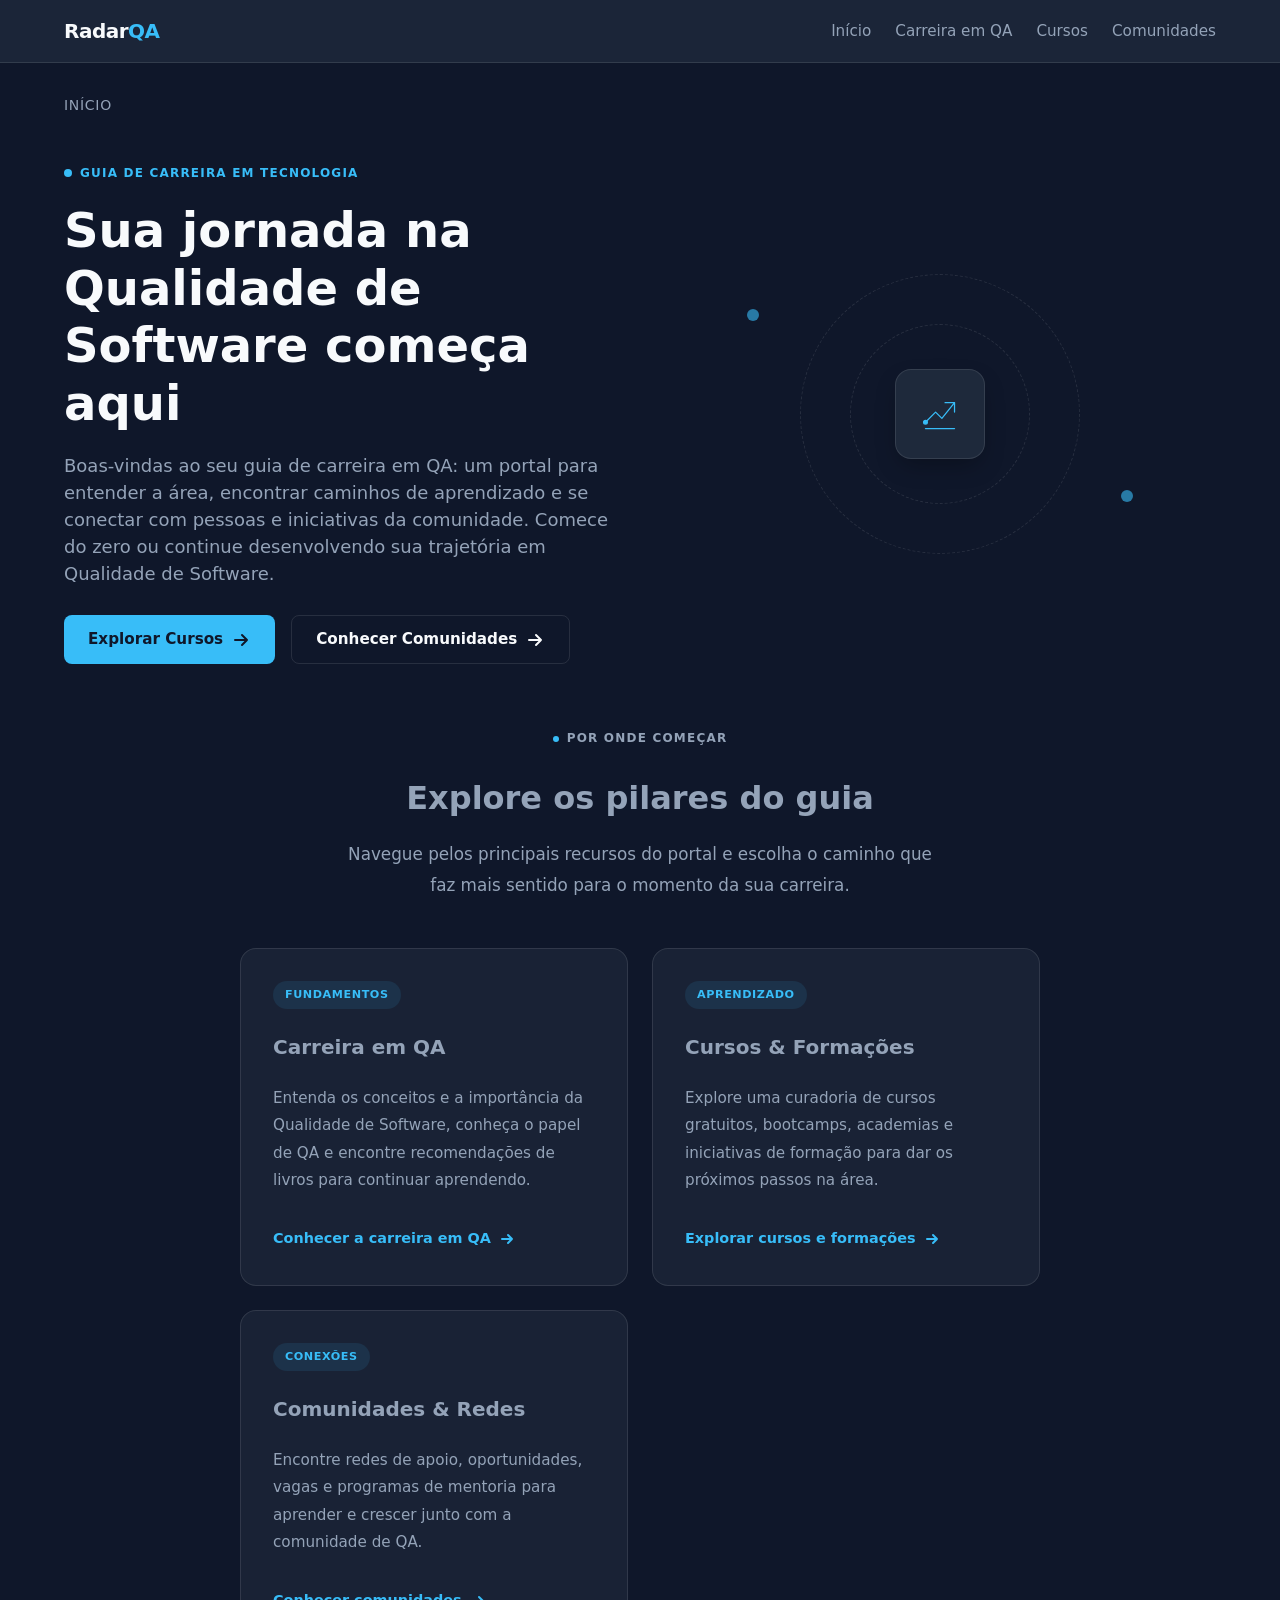
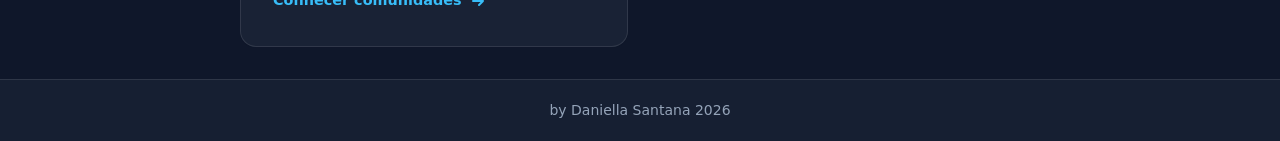
<file: index.html>
<!DOCTYPE html>
<html lang="pt-BR">
<head>
    <meta charset="UTF-8">
    <meta name="viewport" content="width=device-width, initial-scale=1.0">
    <title>Guia de Carreira em QA - Qualidade de Software</title>
    <link rel="stylesheet" href="style.css">
</head>
<body>
    <header class="site-header">
    <nav class="site-nav">
        <a href="index.html" class="logo">Radar<span>QA</span></a>
        <ul class="nav-links">
            <li><a href="index.html">Início</a></li>
            <li><a href="sobreqa.html">Carreira em QA</a></li>
            <li><a href="cursos.html">Cursos</a></li>
            <li><a href="comunidade.html">Comunidades</a></li>
        </ul>
    </nav>
</header>

    <div class="home-layout about-qa home-page" id="topo">
        <main class="home-main" id="main-content">
            <div class="main-inner about-main-inner">
                
                <!-- Hero Section -->
                <section class="hero-section about-hero" id="inicio" aria-labelledby="home-title">
                    <div class="breadcrumb">
                        <span>Início</span>
                    </div>

                    <div class="hero-copy about-hero-copy">
                        <p class="hero-eyebrow">
                            <span aria-hidden="true"></span>
                            GUIA DE CARREIRA EM TECNOLOGIA
                        </p>
                        <h1 id="home-title">Sua jornada na Qualidade de Software começa aqui</h1>
                        <p class="hero-description">
                            Boas-vindas ao seu guia de carreira em QA: um portal para entender a área,
                            encontrar caminhos de aprendizado e se conectar com pessoas e iniciativas
                            da comunidade. Comece do zero ou continue desenvolvendo sua trajetória em
                            Qualidade de Software.
                        </p>
                        <div class="home-hero-actions">
                            <a class="primary-button" href="cursos.html">
                                Explorar Cursos
                                <svg viewBox="0 0 20 20" aria-hidden="true">
                                    <path d="M4 10h12m-5-5 5 5-5 5" fill="none" stroke="currentColor" stroke-width="2" stroke-linecap="round" stroke-linejoin="round"/>
                                </svg>
                            </a>
                            <a class="secondary-button" href="comunidade.html">
                                Conhecer Comunidades
                                <svg viewBox="0 0 20 20" aria-hidden="true">
                                    <path d="M4 10h12m-5-5 5 5-5 5" fill="none" stroke="currentColor" stroke-width="2" stroke-linecap="round" stroke-linejoin="round"/>
                                </svg>
                            </a>
                        </div>
                    </div>

                    <div class="about-hero-visual home-hero-visual" aria-hidden="true">
                        <div class="decoration-ring decoration-ring-outer"></div>
                        <div class="decoration-ring decoration-ring-inner"></div>
                        <div class="about-hero-icon">
                            <svg viewBox="0 0 76 76" fill="none" stroke="currentColor" stroke-width="2" stroke-linecap="round" stroke-linejoin="round">
                                <path d="m15 51 16-16 10 10 20-25" />
                                <path d="M46 20h15v15" />
                                <circle cx="15" cy="51" r="3" fill="currentColor" />
                                <path d="M15 61h46" />
                            </svg>
                        </div>
                        <span class="decoration-dot decoration-dot-one"></span>
                        <span class="decoration-dot decoration-dot-two"></span>
                    </div>
                </section>

                <!-- Pillars Article Section -->
                <article class="about-article communities-article home-pillars">
                    <section class="community-section" aria-labelledby="pillars-title">
                        <div class="community-section-heading">
                            <p class="section-category">
                                <span aria-hidden="true"></span>
                                POR ONDE COMEÇAR
                            </p>
                            <h2 id="pillars-title">Explore os pilares do guia</h2>
                            <p>
                                Navegue pelos principais recursos do portal e escolha o caminho
                                que faz mais sentido para o momento da sua carreira.
                            </p>
                        </div>

                        <!-- O Grid será populado dinamicamente pelo JavaScript -->
                        <div class="community-grid" id="community-grid">
                            <!-- Inserido via JS -->
                        </div>
                    </section>
                </article>

            </div>
        </main>
    </div>

    <footer class="site-footer">
        <p>by Daniella Santana 2026</p>
    </footer>

    <script src="script.js"></script>
</body>
</html>
</file>
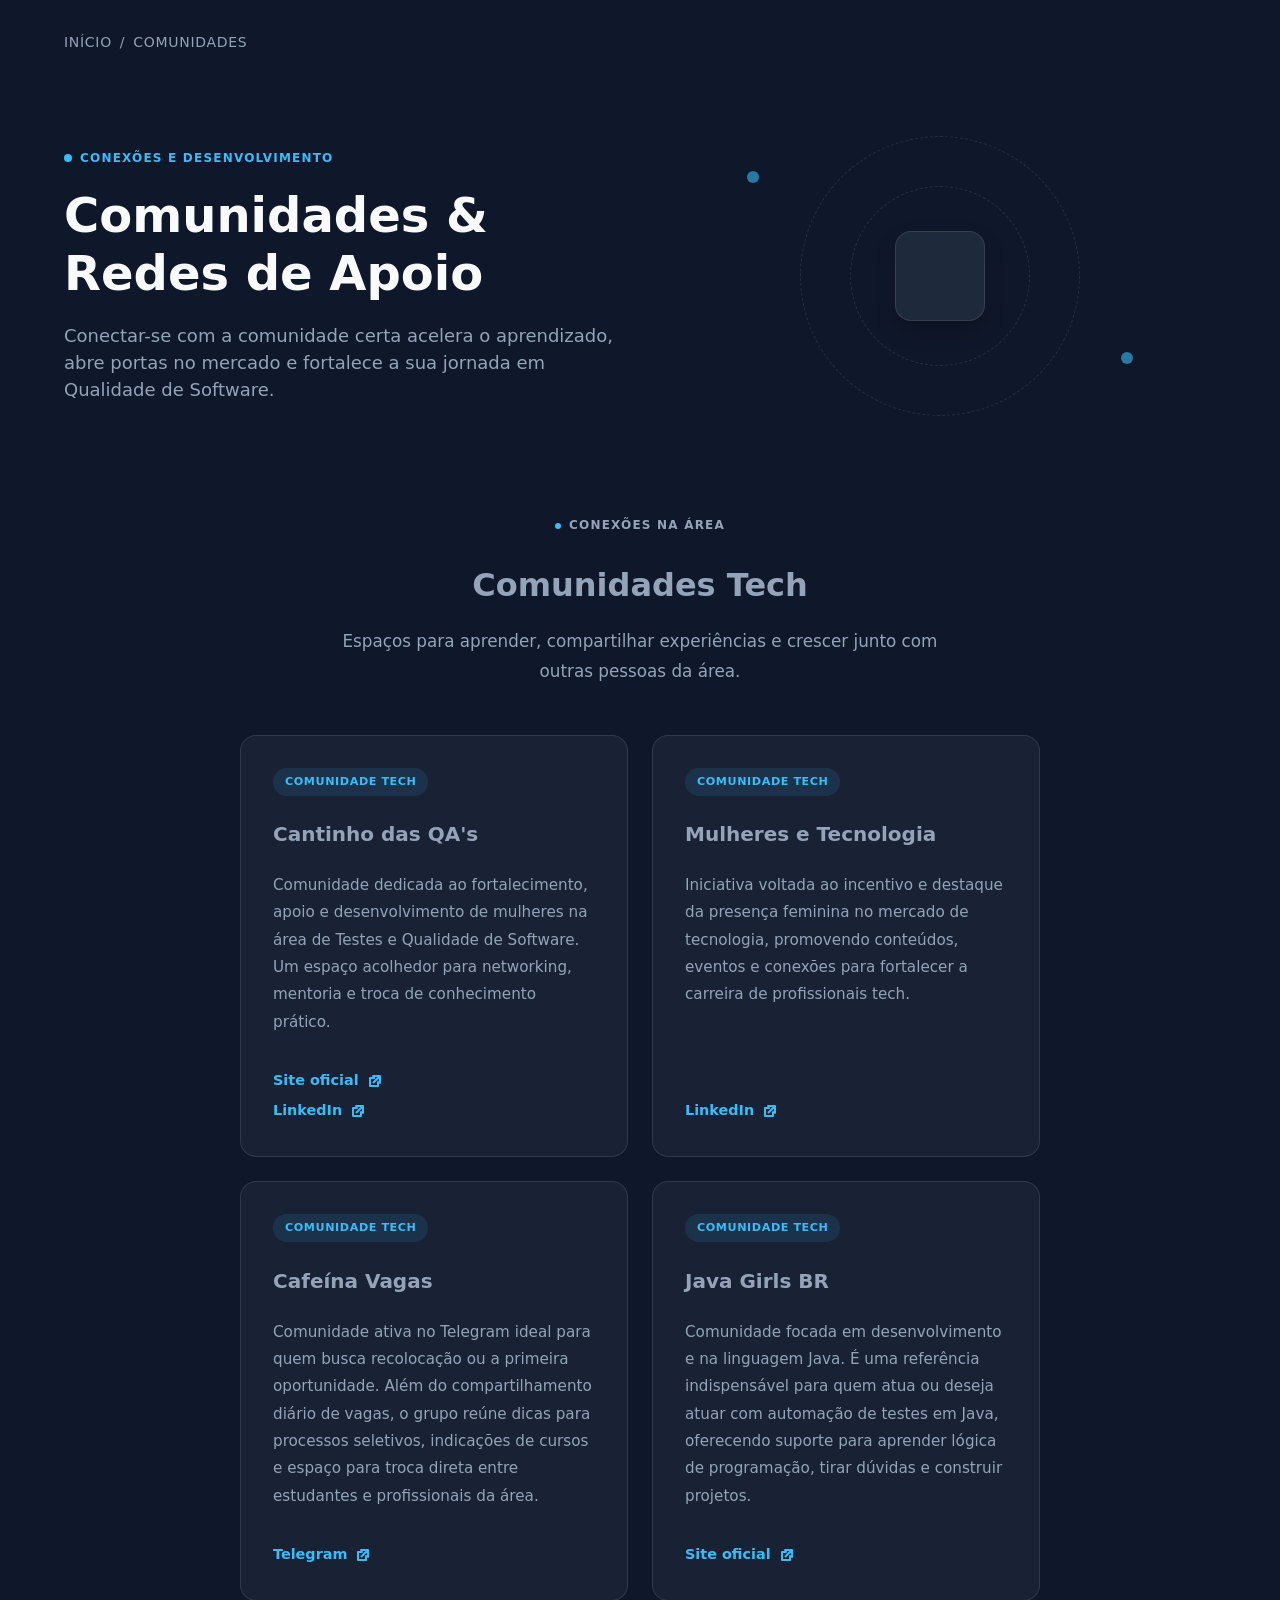
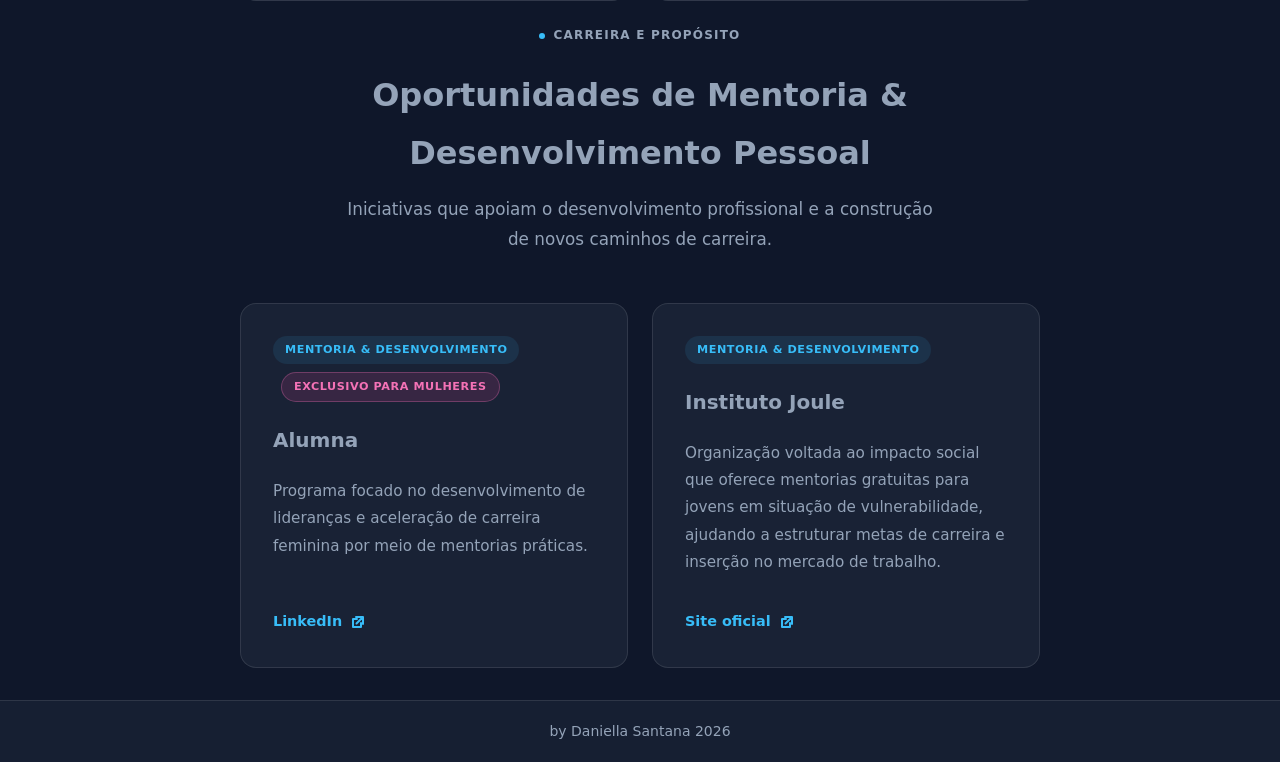
<file: comunidade.html>
<!DOCTYPE html>
<html lang="pt-BR">
<head>
    <meta charset="UTF-8">
    <meta name="viewport" content="width=device-width, initial-scale=1.0">
    <title>Comunidades & Redes de Apoio</title>
    <link rel="stylesheet" href="style.css">
</head>
<body>

    <div class="home-layout about-qa communities-page" id="topo">
        <main class="home-main" id="main-content">
            <div class="main-inner about-main-inner">
                
                <!-- Hero Section -->
                <section class="hero-section about-hero" aria-labelledby="communities-title">
                    <div class="breadcrumb">
                        <a href="./index.html">Início</a>
                        <span aria-hidden="true">/</span>
                        <span>Comunidades</span>
                    </div>

                    <div class="hero-copy about-hero-copy">
                        <p class="hero-eyebrow">
                            <span aria-hidden="true"></span>
                            CONEXÕES E DESENVOLVIMENTO
                        </p>
                        <h1 id="communities-title">Comunidades &amp; Redes de Apoio</h1>
                        <p class="hero-description">
                            Conectar-se com a comunidade certa acelera o aprendizado, abre portas no mercado e fortalece a sua jornada em Qualidade de Software.
                        </p>
                    </div>

                    <div class="about-hero-visual communities-hero-visual" aria-hidden="true">
                        <div class="decoration-ring decoration-ring-outer"></div>
                        <div class="decoration-ring decoration-ring-inner"></div>
                        <div class="about-hero-icon">
                            <svg viewBox="0 0 76 76" fill="none">
                                <circle cx="38" cy="25" r="9" />
                                <path d="M21 57v-5a17 17 0 0 1 34 0v5H21Z" />
                                <path d="M18 31a7 7 0 0 0 0 14m40-14a7 7 0 0 1 0 14" />
                                <path d="M13 57v-3a12 12 0 0 1 5-9m45 12v-3a12 12 0 0 0-5-9" />
                            </svg>
                        </div>
                        <span class="decoration-dot decoration-dot-one"></span>
                        <span class="decoration-dot decoration-dot-two"></span>
                    </div>
                </section>

                <!-- Conteúdo Dinâmico gerado via JavaScript -->
                <article class="about-article communities-article">
                    
                    <!-- Seção Comunidades Tech -->
                    <section class="community-section" aria-labelledby="tech-communities-title">
                        <div class="community-section-heading">
                            <p class="section-category"><span aria-hidden="true"></span>CONEXÕES NA ÁREA</p>
                            <h2 id="tech-communities-title">Comunidades Tech</h2>
                            <p>Espaços para aprender, compartilhar experiências e crescer junto com outras pessoas da área.</p>
                        </div>
                        <div class="community-grid" id="tech-communities-grid">
                            <!-- Inserido dinamicamente via JS -->
                        </div>
                    </section>

                    <!-- Seção Mentoria -->
                    <section class="community-section community-section-mentorship" aria-labelledby="mentorship-title">
                        <div class="community-section-heading">
                            <p class="section-category"><span aria-hidden="true"></span>CARREIRA E PROPÓSITO</p>
                            <h2 id="mentorship-title">Oportunidades de Mentoria &amp; Desenvolvimento Pessoal</h2>
                            <p>Iniciativas que apoiam o desenvolvimento profissional e a construção de novos caminhos de carreira.</p>
                        </div>
                        <div class="community-grid community-grid-mentorship" id="mentorship-grid">
                            <!-- Inserido dinamicamente via JS -->
                        </div>
                    </section>

                </article>
            </div>
        </main>
    </div>

    <footer class="site-footer">
        <p>by Daniella Santana 2026</p>
    </footer>

    <script src="script.js"></script>
</body>
</html>
</file>
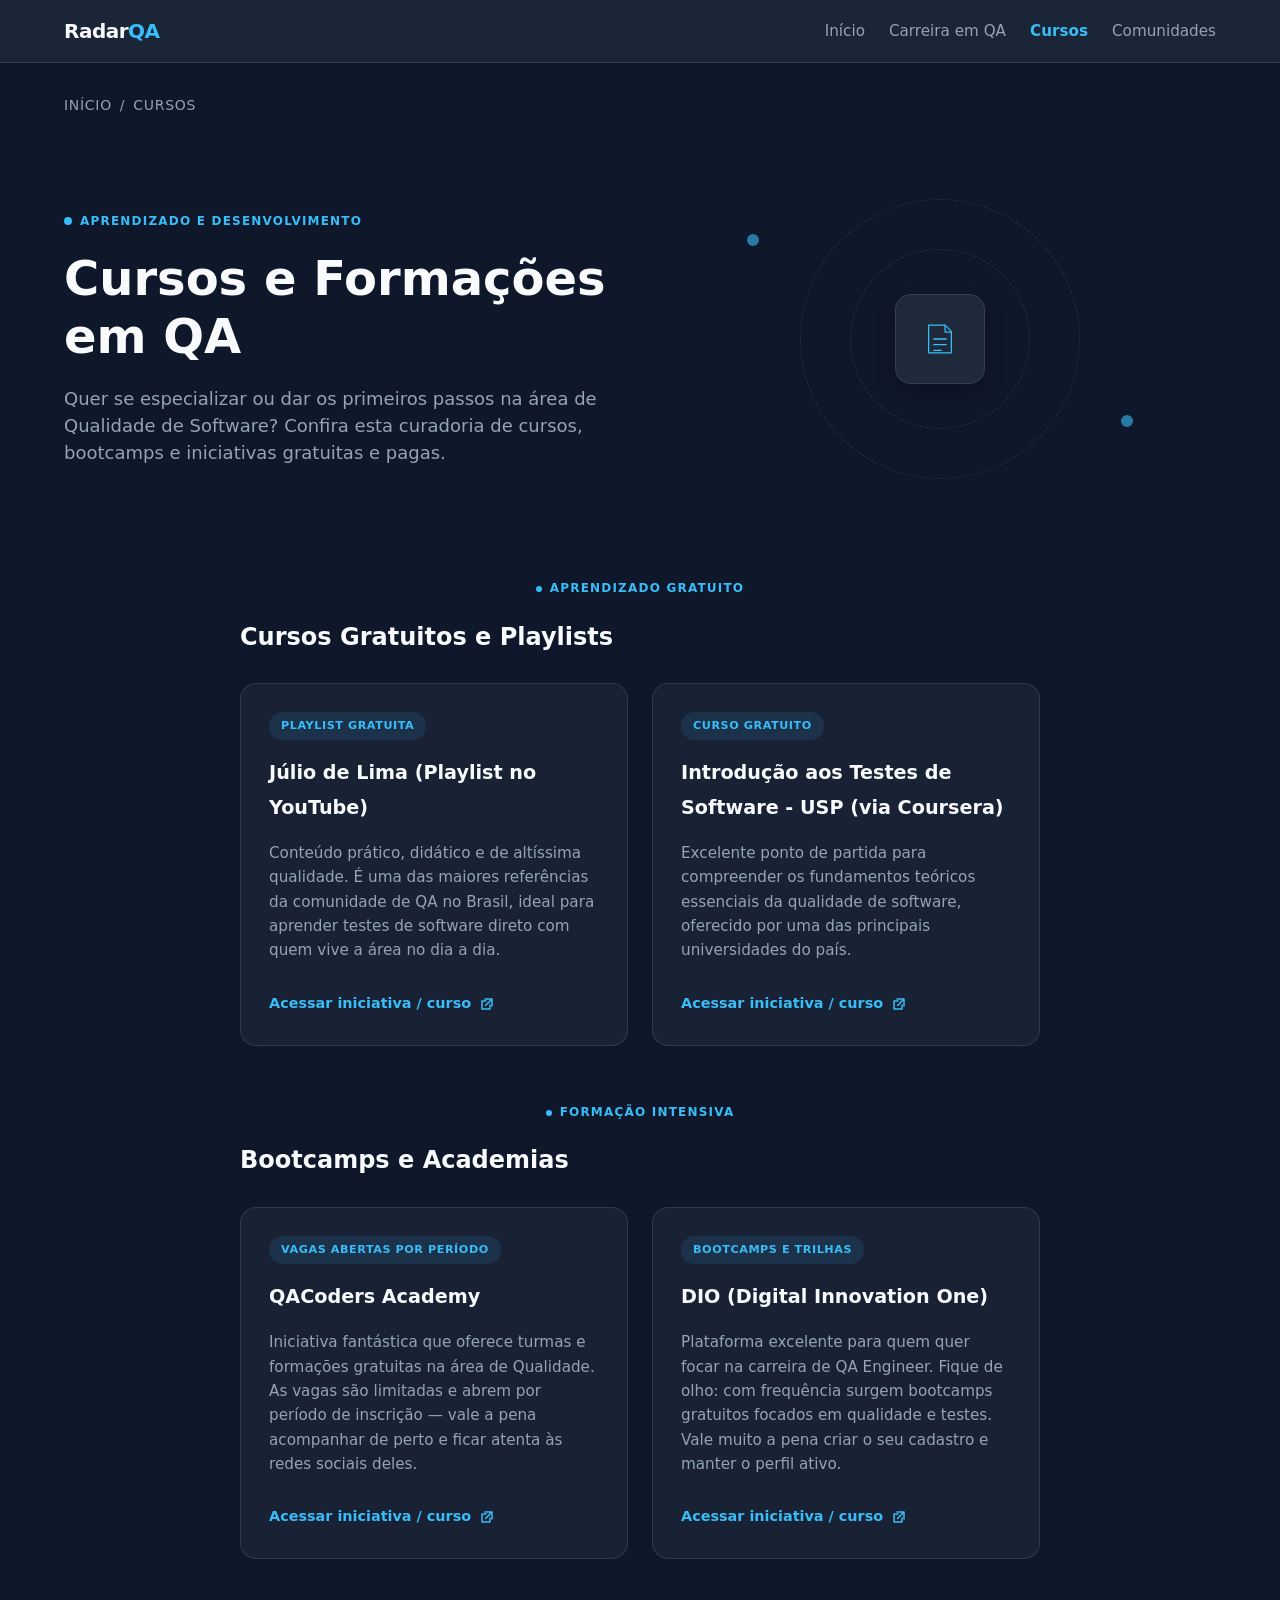
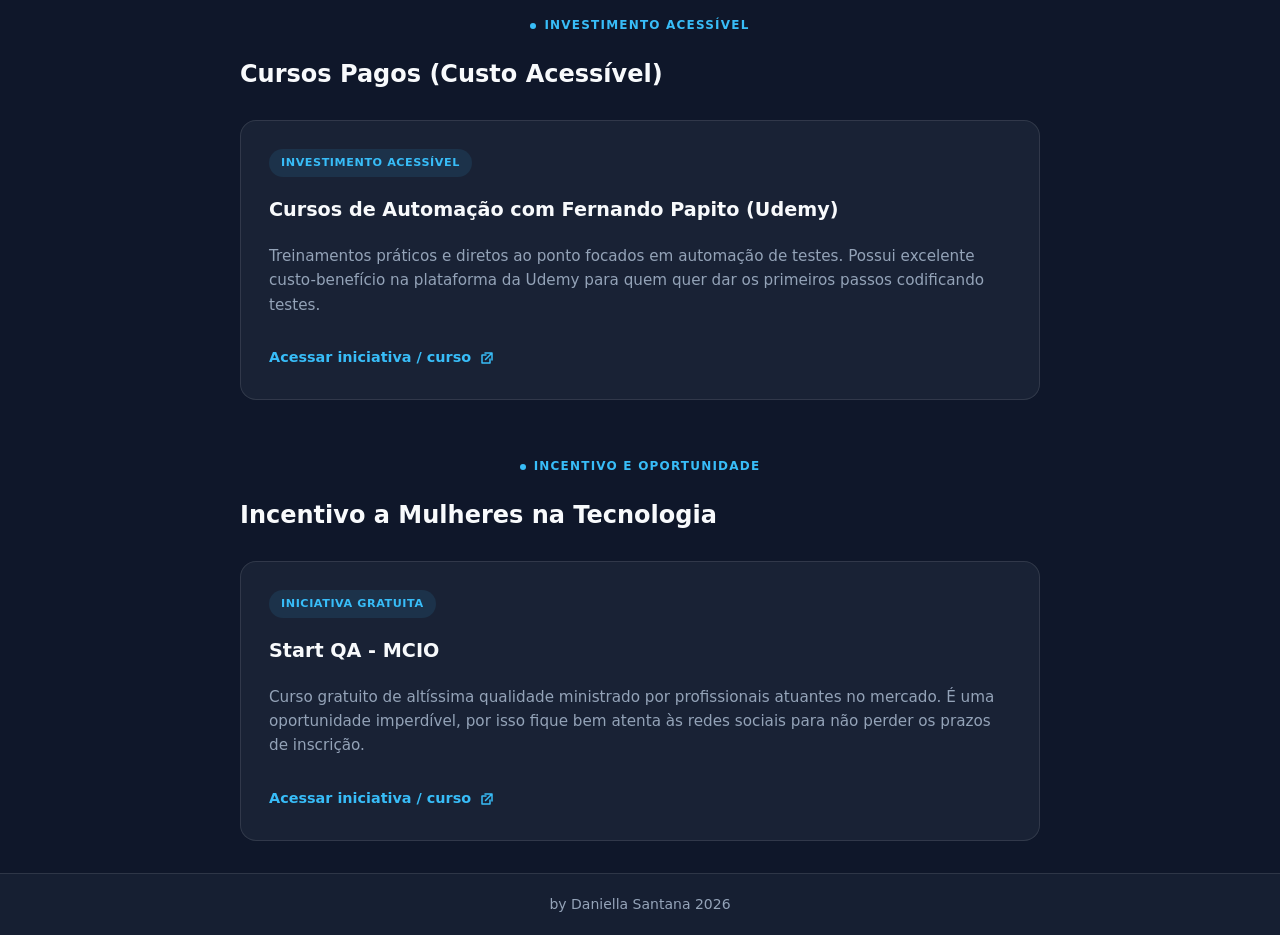
<file: cursos.html>
<!DOCTYPE html>
<html lang="pt-BR">
<head>
    <meta charset="UTF-8">
    <meta name="viewport" content="width=device-width, initial-scale=1.0">
    <meta name="description" content="Cursos gratuitos, bootcamps e formações para aprender Qualidade de Software e QA.">
    <title>Cursos e Formações em QA - Radar QA</title>
    <link rel="stylesheet" href="style.css">
</head>
<body>
    <header class="site-header">
        <nav class="site-nav" aria-label="Navegação principal">
            <a href="index.html" class="logo">Radar<span>QA</span></a>
            <ul class="nav-links">
                <li><a href="index.html">Início</a></li>
                <li><a href="sobreqa.html">Carreira em QA</a></li>
                <li><a href="cursos.html" class="active" aria-current="page">Cursos</a></li>
                <li><a href="comunidade.html">Comunidades</a></li>
            </ul>
        </nav>
    </header>

    <div class="home-layout about-qa courses-page" id="topo">
        <main class="home-main" id="main-content">
            <div class="main-inner about-main-inner">
                <section class="hero-section about-hero" aria-labelledby="courses-title">
                    <div class="breadcrumb">
                        <a href="index.html">Início</a>
                        <span aria-hidden="true">/</span>
                        <span>Cursos</span>
                    </div>

                    <div class="hero-copy about-hero-copy">
                        <p class="hero-eyebrow">
                            <span aria-hidden="true"></span>
                            APRENDIZADO E DESENVOLVIMENTO
                        </p>
                        <h1 id="courses-title">Cursos e Formações em QA</h1>
                        <p class="hero-description">
                            Quer se especializar ou dar os primeiros passos na área de Qualidade de Software? Confira esta curadoria de cursos, bootcamps e iniciativas gratuitas e pagas.
                        </p>
                    </div>

                    <div class="about-hero-visual" aria-hidden="true">
                        <div class="decoration-ring decoration-ring-outer"></div>
                        <div class="decoration-ring decoration-ring-inner"></div>
                        <div class="about-hero-icon">
                            <svg viewBox="0 0 76 76" fill="none" stroke="currentColor" stroke-width="2" stroke-linecap="round" stroke-linejoin="round">
                                <path d="M20 16h26l10 10v34H20z" />
                                <path d="M46 16v11h10M28 38h20M28 47h20M28 56h12" />
                            </svg>
                        </div>
                        <span class="decoration-dot decoration-dot-one"></span>
                        <span class="decoration-dot decoration-dot-two"></span>
                    </div>
                </section>

                <article class="about-article courses-article" id="courses-article-container" aria-label="Cursos e formações por categoria">
                    <!-- As categorias e os cards são preenchidos com os dados de script.js. -->
                </article>
            </div>
        </main>
    </div>

    <footer class="site-footer">
        <p>by Daniella Santana 2026</p>
    </footer>

    <script src="script.js"></script>
</body>
</html>
</file>
<file: style.css>
/* Configuração e Variáveis Base */
:root {
    --bg-primary: #0f172a;
    --bg-secondary: #1e293b;
    --text-primary: #f8fafc;
    --text-secondary: #94a3b8;
    --accent-color: #38bdf8;
    --accent-hover: #0ea5e9;
    --border-color: rgba(255, 255, 255, 0.1);
    --card-bg: rgba(30, 41, 59, 0.7);
    --font-sans: system-ui, -apple-system, BlinkMacSystemFont, 'Segoe UI', Roboto, Oxygen, Ubuntu, Cantarell, sans-serif;
}

* {
    box-sizing: border-box;
    margin: 0;
    padding: 0;
}

body {
    font-family: var(--font-sans);
    background-color: var(--bg-primary);
    color: var(--text-primary);
    line-height: 1.5;
    min-height: 100vh;
    display: flex;
    flex-direction: column;
}

/* Layout Principal */
.home-layout {
    width: 100%;
    flex: 1;
    min-height: 0;
    display: flex;
    flex-direction: column;
}

.home-main {
    flex: 1;
    width: 100%;
    max-width: 1200px;
    margin: 0 auto;
    padding: 2rem 1.5rem;
}

.main-inner {
    display: flex;
    flex-direction: column;
    gap: 4rem;
}

/* Hero Section */
.hero-section {
    display: grid;
    grid-template-columns: 1fr 1fr;
    gap: 3rem;
    align-items: center;
    position: relative;
}

.breadcrumb {
    grid-column: 1 / -1;
    font-size: 0.875rem;
    color: var(--text-secondary);
    text-transform: uppercase;
    letter-spacing: 0.05em;
}

.hero-copy {
    display: flex;
    flex-direction: column;
    gap: 1.25rem;
    z-index: 2;
}

.hero-eyebrow {
    display: flex;
    align-items: center;
    gap: 0.5rem;
    font-size: 0.75rem;
    font-weight: 700;
    letter-spacing: 0.1em;
    color: var(--accent-color);
}

.hero-eyebrow span:first-child {
    width: 8px;
    height: 8px;
    background-color: var(--accent-color);
    border-radius: 50%;
}

.hero-section h1 {
    font-size: clamp(2rem, 4vw, 3rem);
    font-weight: 800;
    line-height: 1.2;
    color: var(--text-primary);
}

.hero-description {
    color: var(--text-secondary);
    font-size: 1.125rem;
}

.home-hero-actions {
    display: flex;
    gap: 1rem;
    margin-top: 0.5rem;
    flex-wrap: wrap;
}

.primary-button, .secondary-button {
    display: inline-flex;
    align-items: center;
    gap: 0.5rem;
    padding: 0.75rem 1.5rem;
    border-radius: 0.50rem;
    font-weight: 600;
    font-size: 0.95rem;
    text-decoration: none;
    transition: all 0.2s ease-in-out;
}

.primary-button {
    background-color: var(--accent-color);
    color: var(--bg-primary);
}

.primary-button:hover {
    background-color: var(--accent-hover);
    transform: translateY(-2px);
}

.secondary-button {
    background-color: transparent;
    color: var(--text-primary);
    border: 1px solid var(--border-color);
}

.secondary-button:hover {
    background-color: rgba(255, 255, 255, 0.05);
    border-color: var(--text-secondary);
    transform: translateY(-2px);
}

.primary-button svg, .secondary-button svg {
    width: 1.25rem;
    height: 1.25rem;
}

/* Hero Visual / Decoração */
.about-hero-visual {
    position: relative;
    height: 350px;
    display: flex;
    align-items: center;
    justify-content: center;
}

.decoration-ring {
    position: absolute;
    border-radius: 50%;
    border: 1px dashed var(--border-color);
}

.decoration-ring-outer {
    width: 280px;
    height: 280px;
    animation: spin 30s linear infinite;
}

.decoration-ring-inner {
    width: 180px;
    height: 180px;
    animation: spin-reverse 20s linear infinite;
}

.about-hero-icon {
    width: 90px;
    height: 90px;
    background: var(--bg-secondary);
    border: 1px solid var(--border-color);
    border-radius: 1rem;
    display: flex;
    align-items: center;
    justify-content: center;
    color: var(--accent-color);
    z-index: 2;
    box-shadow: 0 10px 25px -5px rgba(0, 0, 0, 0.3);
}

.about-hero-icon svg {
    width: 48px;
    height: 48px;
}

.decoration-dot {
    position: absolute;
    width: 12px;
    height: 12px;
    border-radius: 50%;
    background: var(--accent-color);
    opacity: 0.6;
}

.decoration-dot-one {
    top: 20%;
    left: 15%;
}

.decoration-dot-two {
    bottom: 25%;
    right: 15%;
}

/* Seção Pilares / Grid de Comunidades */
.about-article {
    display: flex;
    flex-direction: column;
    gap: 3rem;
}

.community-section {
    display: flex;
    flex-direction: column;
    gap: 2.5rem;
}

.community-section-heading {
    text-align: center;
    max-width: 600px;
    margin: 0 auto;
    display: flex;
    flex-direction: column;
    gap: 0.75rem;
}

.section-category {
    display: inline-flex;
    align-items: center;
    justify-content: center;
    gap: 0.5rem;
    font-size: 0.75rem;
    font-weight: 700;
    letter-spacing: 0.1em;
    color: var(--accent-color);
}

.section-category span:first-child {
    width: 6px;
    height: 6px;
    background-color: var(--accent-color);
    border-radius: 50%;
}

.community-section-heading h2 {
    font-size: 2rem;
    font-weight: 700;
}

.community-section-heading p {
    color: var(--text-secondary);
}

.community-grid {
    display: grid;
    grid-template-columns: repeat(auto-fit, minmax(300px, 1fr));
    gap: 1.5rem;
}

.community-card {
    background-color: var(--card-bg);
    border: 1px solid var(--border-color);
    border-radius: 1rem;
    padding: 2rem;
    display: flex;
    flex-direction: column;
    gap: 1.25rem;
    backdrop-filter: blur(8px);
    transition: transform 0.2s ease, border-color 0.2s ease;
}

.community-card:hover {
    transform: translateY(-4px);
    border-color: rgba(56, 189, 248, 0.4);
}

.community-card-meta {
    display: flex;
    align-items: center;
}

.community-badge {
    background-color: rgba(56, 189, 248, 0.1);
    color: var(--accent-color);
    font-size: 0.7rem;
    font-weight: 700;
    padding: 0.25rem 0.75rem;
    border-radius: 2rem;
    letter-spacing: 0.05em;
    text-transform: uppercase;
}

.community-card h3 {
    font-size: 1.25rem;
    font-weight: 600;
}

.community-card p {
    color: var(--text-secondary);
    font-size: 0.95rem;
    flex: 1;
}

.community-links {
    list-style: none;
    margin-top: auto;
}

.community-links a {
    display: inline-flex;
    align-items: center;
    gap: 0.5rem;
    color: var(--accent-color);
    text-decoration: none;
    font-weight: 600;
    font-size: 0.9rem;
    transition: color 0.2s;
}

.community-links a:hover {
    color: var(--accent-hover);
}

.community-links svg {
    width: 1rem;
    height: 1rem;
    stroke: currentColor;
    stroke-width: 2;
    stroke-linecap: round;
    stroke-linejoin: round;
}

/* Animações */
@keyframes spin {
    from { transform: rotate(0deg); }
    to { transform: rotate(360deg); }
}

@keyframes spin-reverse {
    from { transform: rotate(360deg); }
    to { transform: rotate(0deg); }
}

/* Responsividade */
@media (max-width: 768px) {
    .hero-section {
        grid-template-columns: 1fr;
        text-align: center;
    }

    .hero-eyebrow, .section-category {
        justify-content: center;
    }

    .home-hero-actions {
        justify-content: center;
    }

    .about-hero-visual {
        display: none; /* Opcional: oculta o elemento visual em telas menores se preferir */
    }
}

/* Breadcrumb específico para páginas internas */
.breadcrumb {
    display: flex;
    align-items: center;
    gap: 0.5rem;
}

.breadcrumb a {
    color: var(--text-secondary);
    text-decoration: none;
    transition: color 0.2s;
}

.breadcrumb a:hover {
    color: var(--accent-color);
}

/* Estilização do Artigo Principal (Textos e Parágrafos) */
.about-article {
    display: flex;
    flex-direction: column;
    gap: 1.5rem;
    max-width: 800px;
    margin: 0 auto;
    font-size: 1.05rem;
    color: var(--text-secondary);
    line-height: 1.8;
}

.about-article p {
    margin-bottom: 0.5rem;
}

/* Seção de Roadmap / Recomendações de Leitura */
.about-roadmap {
    margin-top: 2.5rem;
    background-color: var(--card-bg);
    border: 1px solid var(--border-color);
    border-radius: 1rem;
    padding: 2.5rem;
    backdrop-filter: blur(8px);
    display: flex;
    flex-direction: column;
    gap: 1.5rem;
}

.about-roadmap h2 {
    color: var(--text-primary);
    font-size: 1.75rem;
    font-weight: 700;
}

.about-roadmap ol {
    list-style-type: decimal;
    padding-left: 1.25rem;
    display: flex;
    flex-direction: column;
    gap: 1.5rem;
}

.about-roadmap li {
    display: flex;
    flex-direction: column;
    gap: 0.5rem;
}

.about-roadmap li h3 {
    color: var(--text-primary);
    font-size: 1.2rem;
    font-weight: 600;
}

.about-roadmap li h3 a {
    color: var(--accent-color);
    text-decoration: none;
}

.about-roadmap li h3 a:hover {
    text-decoration: underline;
    color: var(--accent-hover);
}

.about-roadmap li p {
    font-size: 0.95rem;
    margin: 0;
}

.about-roadmap strong {
    color: var(--text-primary);
}
/* Badges e tags adicionais */
.community-badge-soft {
    background-color: rgba(236, 72, 153, 0.15);
    color: #f472b6;
    border: 1px solid rgba(244, 114, 182, 0.3);
    margin-left: 0.5rem;
}

/* Esconder elementos acessíveis apenas para leitores de tela */
.community-sr-only {
    position: absolute;
    width: 1px;
    height: 1px;
    padding: 0;
    margin: -1px;
    overflow: hidden;
    clip: rect(0, 0, 0, 0);
    white-space: nowrap;
    border-width: 0;
}

.community-card-meta {
    display: flex;
    flex-wrap: wrap;
    gap: 0.5rem;
    align-items: center;
}
/* Cabeçalho e Menu de Navegação */
.site-header {
    background-color: rgba(30, 41, 59, 0.85);
    border-bottom: 1px solid var(--border-color);
    position: sticky;
    top: 0;
    z-index: 1000;
    backdrop-filter: blur(10px);
    width: 100%;
}

.site-nav {
    max-width: 1200px;
    margin: 0 auto;
    padding: 1rem 1.5rem;
    display: flex;
    justify-content: space-between;
    align-items: center;
}

.logo {
    font-size: 1.25rem;
    font-weight: 800;
    color: var(--text-primary);
    text-decoration: none;
    letter-spacing: -0.025em;
}

.logo span {
    color: var(--accent-color);
}

.nav-links {
    list-style: none;
    display: flex;
    gap: 1.5rem;
    align-items: center;
    margin: 0;
    padding: 0;
}

.nav-links a {
    color: var(--text-secondary);
    text-decoration: none;
    font-weight: 500;
    font-size: 0.95rem;
    transition: color 0.2s ease;
}

.nav-links a:hover {
    color: var(--accent-color);
}

.nav-links a.active,
.nav-links a[aria-current="page"] {
    color: var(--accent-color);
    font-weight: 700;
}

/* Responsividade simples para telas menores */
@media (max-width: 768px) {
    .site-nav {
        flex-direction: column;
        gap: 0.75rem;
        text-align: center;
    }
    .nav-links {
        gap: 1rem;
        flex-wrap: wrap;
        justify-content: center;
    }
}

/* Seções e Grid de Cursos */
.courses-article {
    display: flex;
    flex-direction: column;
    gap: 3.5rem;
}

.course-section {
    display: flex;
    flex-direction: column;
    gap: 1.5rem;
}

.course-section-heading {
    display: flex;
    flex-direction: column;
    gap: 0.5rem;
}

.course-section-heading h2 {
    font-size: 1.5rem;
    font-weight: 700;
    color: var(--text-primary);
}

.course-grid {
    display: grid;
    grid-template-columns: repeat(auto-fit, minmax(300px, 1fr));
    gap: 1.5rem;
}

.course-card {
    background-color: var(--card-bg);
    border: 1px solid var(--border-color);
    border-radius: 1rem;
    padding: 1.75rem;
    display: flex;
    flex-direction: column;
    gap: 1rem;
    backdrop-filter: blur(8px);
    transition: transform 0.2s ease, border-color 0.2s ease;
}

.course-card:hover {
    transform: translateY(-4px);
    border-color: rgba(56, 189, 248, 0.4);
}

.course-card-meta {
    display: flex;
    align-items: center;
}

.course-badge {
    background-color: rgba(56, 189, 248, 0.1);
    color: var(--accent-color);
    font-size: 0.7rem;
    font-weight: 700;
    padding: 0.25rem 0.75rem;
    border-radius: 2rem;
    letter-spacing: 0.05em;
    text-transform: uppercase;
}

.course-card h3 {
    font-size: 1.2rem;
    font-weight: 600;
    color: var(--text-primary);
}

.course-card p {
    color: var(--text-secondary);
    font-size: 0.95rem;
    line-height: 1.6;
    flex: 1;
}

.course-links {
    list-style: none;
    margin-top: auto;
    padding: 0;
}

.course-links a {
    display: inline-flex;
    align-items: center;
    gap: 0.5rem;
    color: var(--accent-color);
    text-decoration: none;
    font-weight: 600;
    font-size: 0.9rem;
    transition: color 0.2s ease;
}

.course-links a:hover {
    color: var(--accent-hover);
}

.course-links svg {
    width: 1rem;
    height: 1rem;
}

.course-sr-only {
    position: absolute;
    width: 1px;
    height: 1px;
    padding: 0;
    margin: -1px;
    overflow: hidden;
    clip: rect(0, 0, 0, 0);
    white-space: nowrap;
    border-width: 0;
}

.site-footer {
    display: flex;
    justify-content: center;
    align-items: center;
    padding: 1.25rem 1.5rem;
    border-top: 1px solid var(--border-color);
    color: var(--text-secondary);
    font-size: 0.875rem;
    text-align: center;
    background-color: rgba(30, 41, 59, 0.5);
}
</file>
